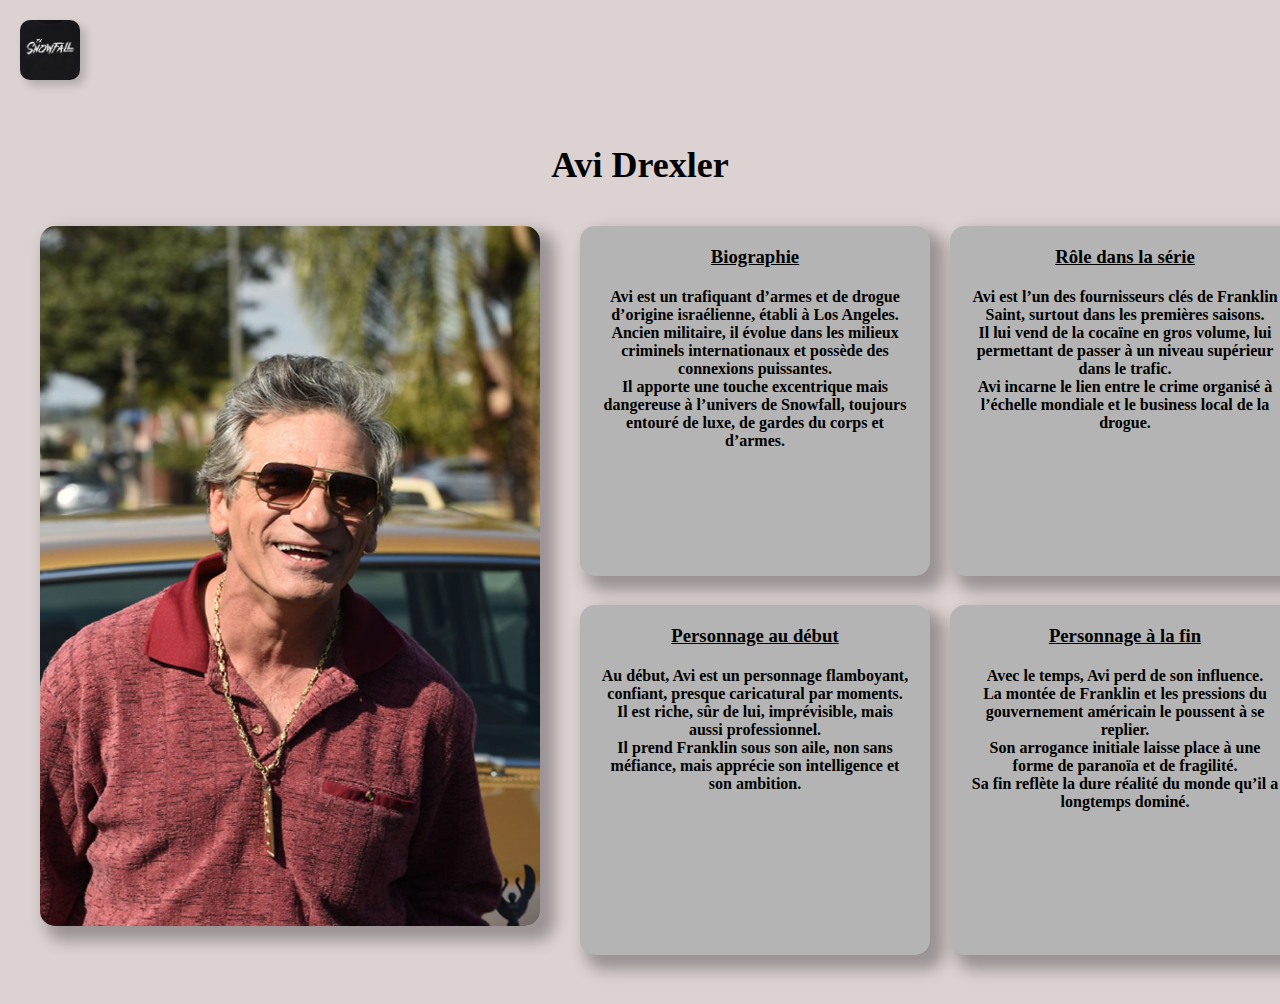
<file: Projet/avi.html>
<!DOCTYPE html>
<html lang="fr">
<head>
    <meta charset="UTF-8">
    <meta name="viewport" content="width=device-width, initial-scale=1.0">
    <link rel="stylesheet" href="avi.css">
    <meta name="viewport" content="width=device-width, initial-scale=1.0" />
    <title>Snowfall</title>
</head>
<body>
    <header>
        <a href="index.html" class="logo-link">
            <img src="Snowfall.webp" alt="Snowfall" class="logo">
        </a>
    </header>
    <div class="container">
        <h1>Avi Drexler</h1>
        <div class="content">
            <div class="left">
                <img src="Avi.jpg" alt="Avi">
            </div>
            <div class="right">
                <div class="box"><h3>Biographie</h3>
                    <p>
                        Avi est un trafiquant d’armes et de drogue d’origine israélienne, établi à Los Angeles.
                    </p>
                    <p>
                        Ancien militaire, il évolue dans les milieux criminels internationaux et possède des connexions puissantes.
                    </p>
                    <p>
                        Il apporte une touche excentrique mais dangereuse à l’univers de Snowfall, toujours entouré de luxe, de gardes du corps et d’armes.
                    </p>
                </div>
                <div class="box"><h3>Rôle dans la série</h3>
                    <p>
                        Avi est l’un des fournisseurs clés de Franklin Saint, surtout dans les premières saisons.
                    </p>
                    <p>
                        Il lui vend de la cocaïne en gros volume, lui permettant de passer à un niveau supérieur dans le trafic.
                    </p>
                    <p>
                        Avi incarne le lien entre le crime organisé à l’échelle mondiale et le business local de la drogue.
                    </p>
                </div>
                <div class="box"><h3>Personnage au début</h3>
                    <p>
                        Au début, Avi est un personnage flamboyant, confiant, presque caricatural par moments.
                    </p>
                    <p>
                        Il est riche, sûr de lui, imprévisible, mais aussi professionnel.
                    </p>
                    <p>
                        Il prend Franklin sous son aile, non sans méfiance, mais apprécie son intelligence et son ambition.
                    </p>
                </div>
                <div class="box"><h3>Personnage à la fin</h3>
                    <p>
                        Avec le temps, Avi perd de son influence.
                    </p>
                    <p>
                        La montée de Franklin et les pressions du gouvernement américain le poussent à se replier.
                    </p>
                    <p>
                        Son arrogance initiale laisse place à une forme de paranoïa et de fragilité.
                    </p>
                    <p>
                        Sa fin reflète la dure réalité du monde qu’il a longtemps dominé.
                    </p>
                </div>
            </div>
        </div>
    </div>
</body>
</html>
</file>
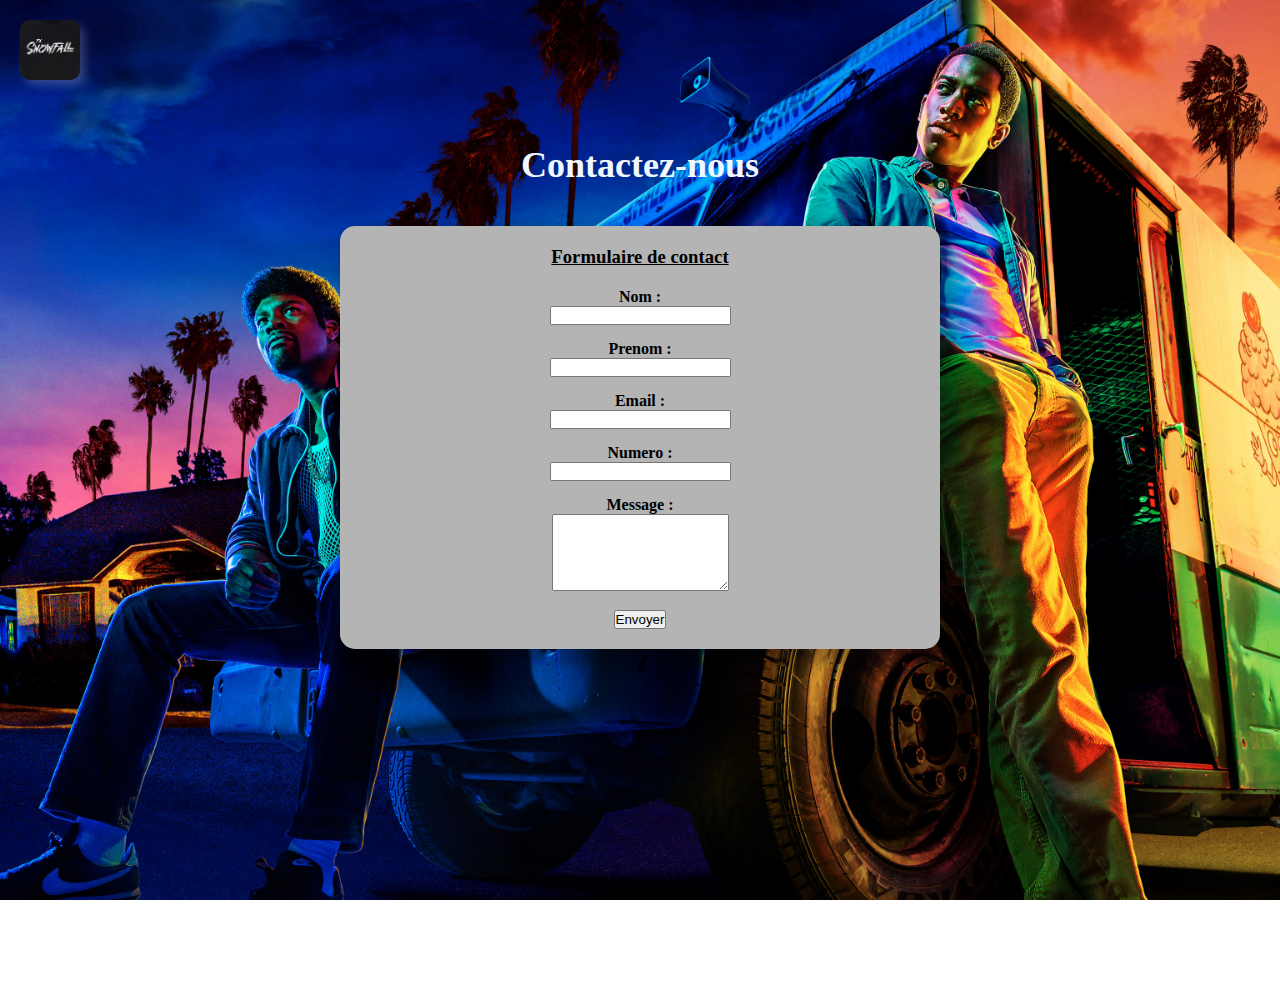
<file: Projet/Contact.html>
<!DOCTYPE html>
<html lang="fr">
<head>
    <meta charset="UTF-8">
    <meta name="viewport" content="width=device-width, initial-scale=1.0">
    <link rel="stylesheet" href="Contact.css">
    <title>Contact - Snowfall</title>
</head>
<body>
    <header>
        <a href="index.html" class="logo-link">
            <img src="Snowfall.webp" alt="Snowfall" class="logo">
        </a>
    </header>
    <div class="container">
        <h1>Contactez-nous</h1>
        <div class="content" style="justify-content: center;">
            <div class="right" style="max-width: 600px;">
                <div class="box">
                    <h3>Formulaire de contact</h3>
                    <form action="#" method="post" class="contact-form">
                        <div style="margin-bottom: 15px;">
                            <label for="name">Nom :</label><br>
                            <input type="text" id="name" name="name" required>
                        </div>
                        <div style="margin-bottom: 15px;">
                            <label for="name">Prenom :</label><br>
                            <input type="text" id="name" name="name" required>
                        </div>
                        <div style="margin-bottom: 15px;">
                            <label for="email">Email :</label><br>
                            <input type="email" id="email" name="email" required>
                        </div>
                        <div style="margin-bottom: 15px;">
                            <label for="numero">Numero :</label><br>
                            <input type="number" id="number" name="numero" required>
                        </div>
                        <div style="margin-bottom: 15px;">
                            <label for="message">Message :</label><br>
                            <textarea id="message" name="message" rows="5" required></textarea>
                        </div>
                        <button type="submit">Envoyer</button>
                    </form>
                </div>
            </div>
        </div>
    </div>
</body>
</html>
</file>
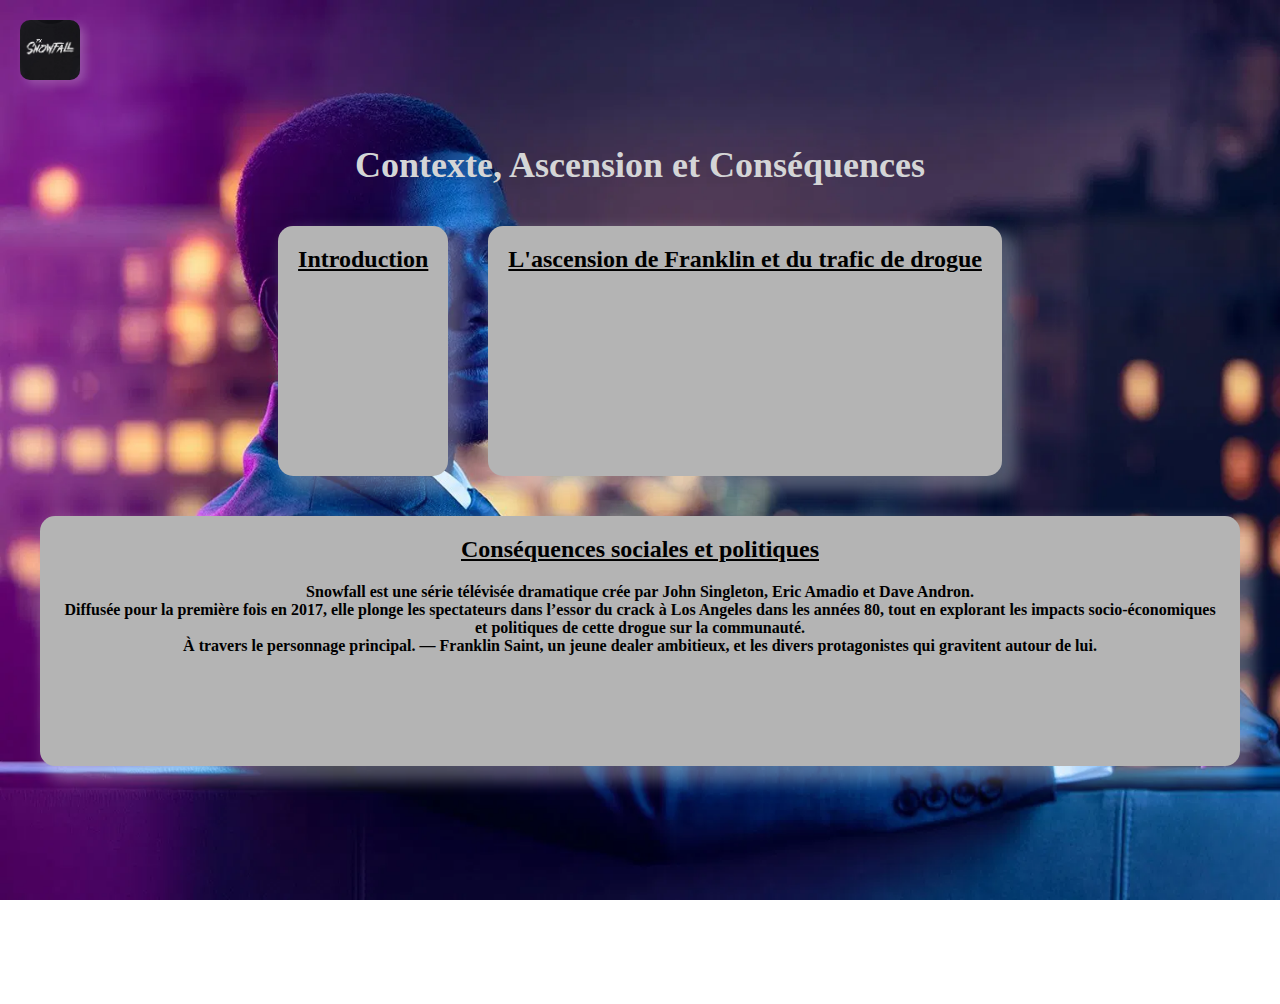
<file: Projet/Contexte.html>
<!DOCTYPE html>
<html lang="fr">
<head>
    <meta charset="UTF-8">
    <meta name="viewport" content="width=device-width, initial-scale=1.0">
    <link rel="stylesheet" href="Contexte.css">
    <meta name="viewport" content="width=device-width, initial-scale=1.0" />
    <title>Snowfall</title>
</head>
<body>
    <header>
        <a href="index.html" class="logo-link">
            <img src="Snowfall.webp" alt="Snowfall" class="logo">
        </a>
    </header>
    <div class="container">
        <h1>Contexte, Ascension et Conséquences</h1>
        <div class="content">
            <div class="box">
                <h2>Introduction</h2>
            </div>
            <div class="box">
                <h2>L'ascension de Franklin  et du trafic de drogue</h2>
            </div>
            <div class="box">
                <h2>Conséquences sociales et politiques</h2>
                <p>
                    Snowfall est une série télévisée dramatique crée par John Singleton,
                    Eric Amadio et Dave Andron.
                </p>
                <p>
                    Diffusée pour la première fois en 2017,
                    elle plonge les spectateurs dans l’essor
                    du crack à Los Angeles dans les années 80, tout en explorant les impacts socio-économiques et politiques de cette drogue sur la communauté.
                </p>
                <p>
                    À travers
                    le personnage principal.
                    — Franklin Saint, un jeune dealer ambitieux, et les divers protagonistes
                    qui gravitent autour de lui.
                </p>
            </div>

        </div>
    </div>
</body>
</html>
</file>
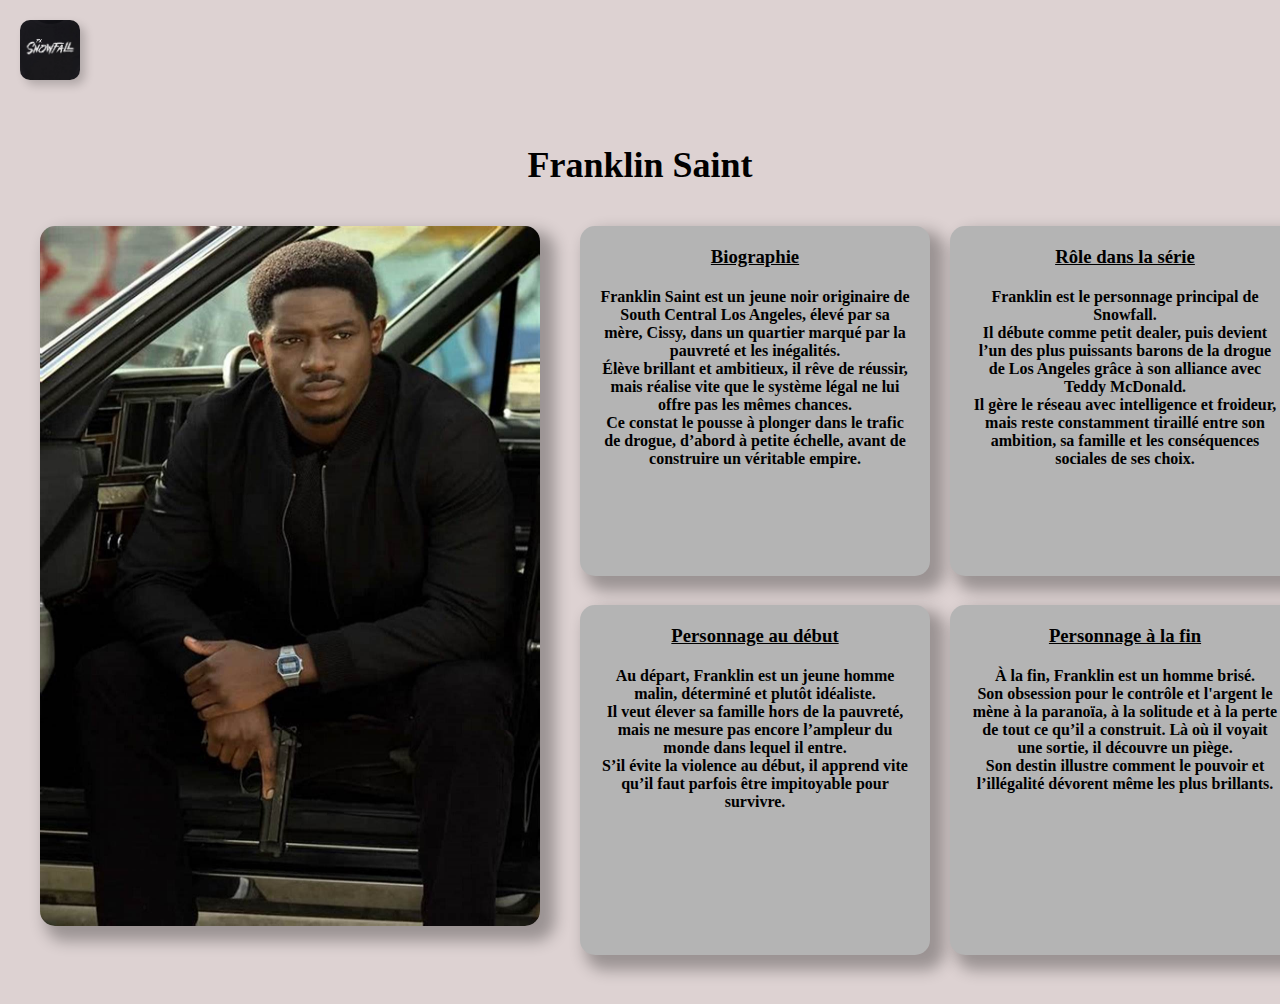
<file: Projet/franklin.html>
<!DOCTYPE html>
<html lang="fr">
<head>
    <meta charset="UTF-8">
    <meta name="viewport" content="width=device-width, initial-scale=1.0">
    <link rel="stylesheet" href="franklin.css">
    <meta name="viewport" content="width=device-width, initial-scale=1.0" />
    <title>Snowfall</title>
</head>
<body>
    <header>
        <a href="index.html" class="logo-link">
            <img src="Snowfall.webp" alt="Snowfall" class="logo">
        </a>
    </header>
    <div class="container">
        <h1>Franklin Saint</h1>
        <div class="content">
            <div class="left">
                <img src="franklin.jpg" alt="Franklin">
            </div>
            <div class="right">
                <div class="box"><h3>Biographie</h3>
                    <p>
                        Franklin Saint est un jeune noir originaire de South Central Los Angeles, élevé par sa mère, Cissy, dans un quartier marqué par la pauvreté et les inégalités.
                    </p>
                    <p>
                        Élève brillant et ambitieux, il rêve de réussir, mais réalise vite que le système légal ne lui offre pas les mêmes chances.
                    </p>
                    <p>
                        Ce constat le pousse à plonger dans le trafic de drogue, d’abord à petite échelle, avant de construire un véritable empire.
                    </p>
                </div>
                <div class="box"><h3>Rôle dans la série</h3>
                    <p>
                        Franklin est le personnage principal de Snowfall.
                    </p>
                    <p>
                        Il débute comme petit dealer, puis devient l’un des plus puissants barons de la drogue de Los Angeles grâce à son alliance avec Teddy McDonald.
                    </p>
                    <p>
                        Il gère le réseau avec intelligence et froideur, mais reste constamment tiraillé entre son ambition, sa famille et les conséquences sociales de ses choix.
                    </p>
                </div>
                <div class="box"><h3>Personnage au début</h3>
                    <p>
                        Au départ, Franklin est un jeune homme malin, déterminé et plutôt idéaliste.
                    </p>
                    <p>
                        Il veut élever sa famille hors de la pauvreté, mais ne mesure pas encore l’ampleur du monde dans lequel il entre.
                    </p>
                    <p>
                        S’il évite la violence au début, il apprend vite qu’il faut parfois être impitoyable pour survivre.
                    </p>
                </div>
                <div class="box"><h3>Personnage à la fin</h3>
                    <p>
                        À la fin, Franklin est un homme brisé. 
                    </p>
                    <p>
                        Son obsession pour le contrôle et l'argent le mène à la paranoïa, à la solitude et à la perte de tout ce qu’il a construit. Là où il voyait une sortie, il découvre un piège.
                    </p>
                    <p>
                        Son destin illustre comment le pouvoir et l’illégalité dévorent même les plus brillants.
                    </p>
                </div>
            </div>
        </div>
    </div>
</body>
</html>
</file>
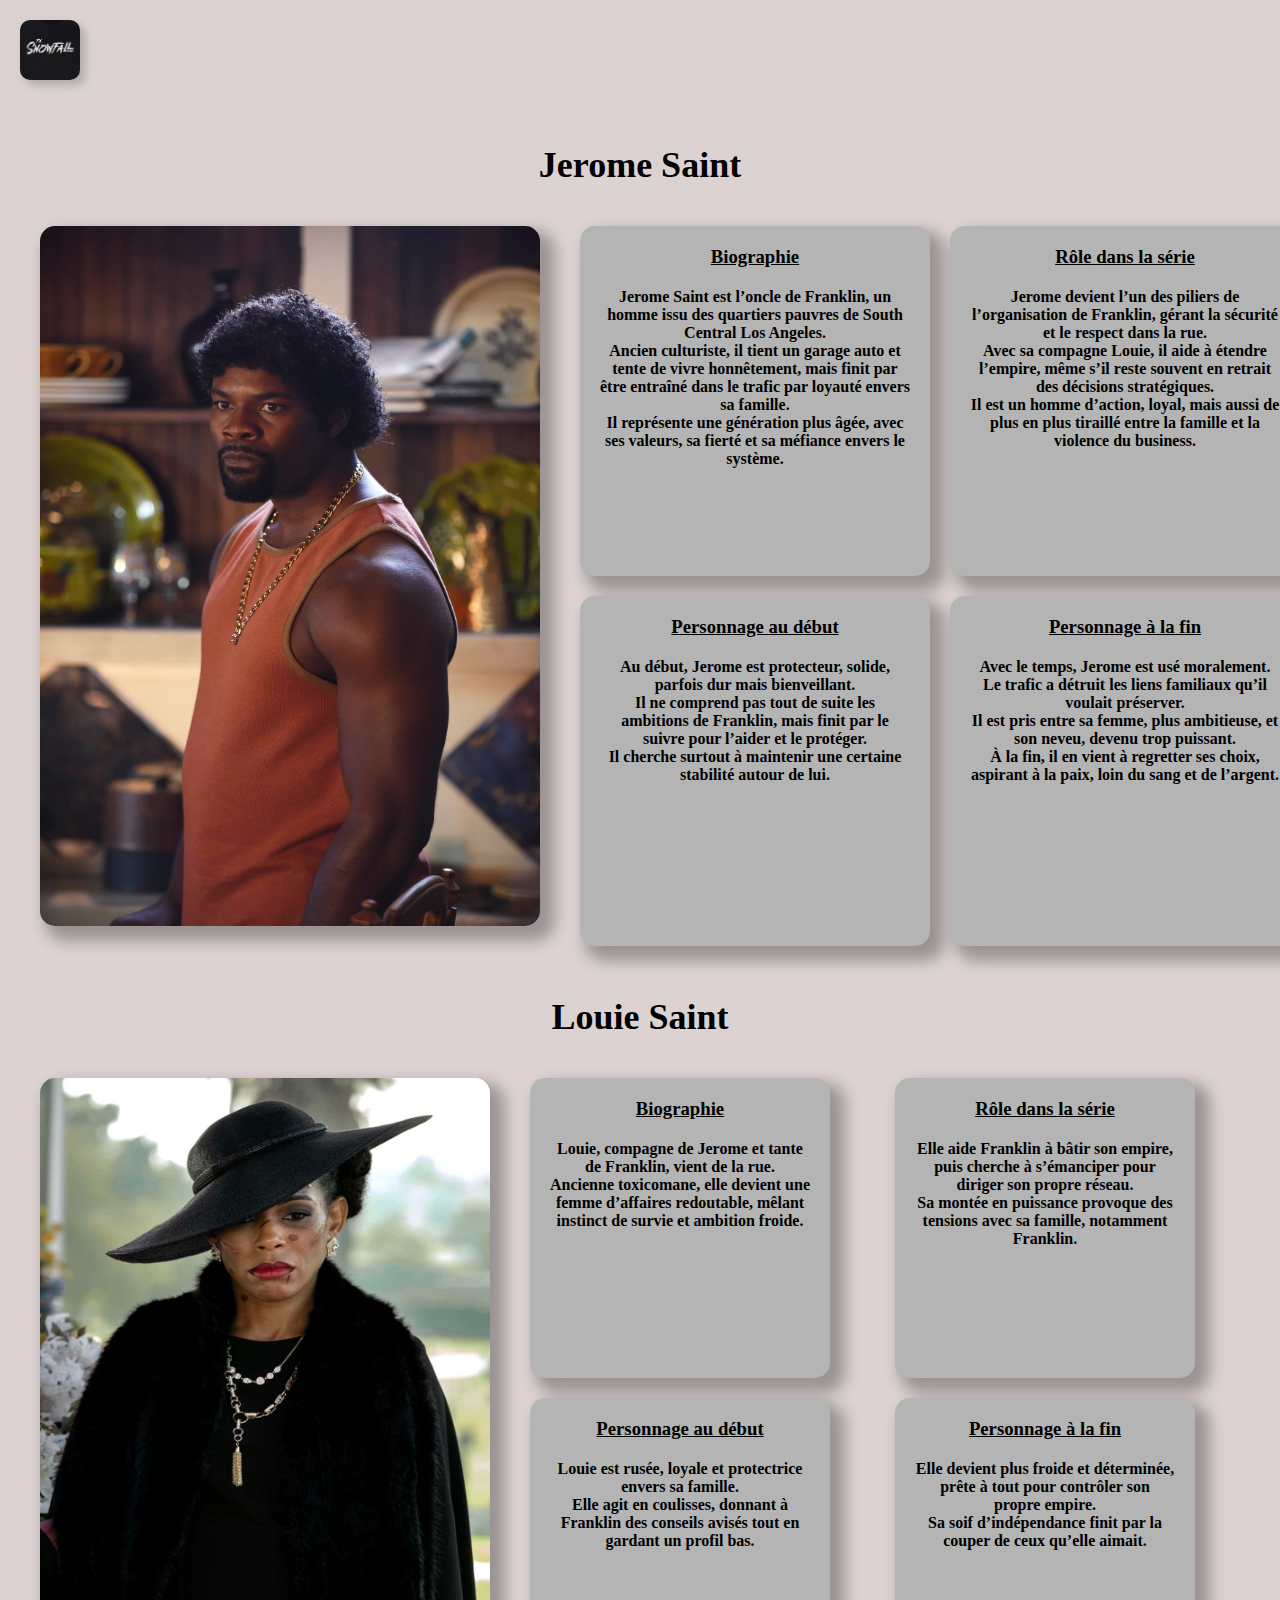
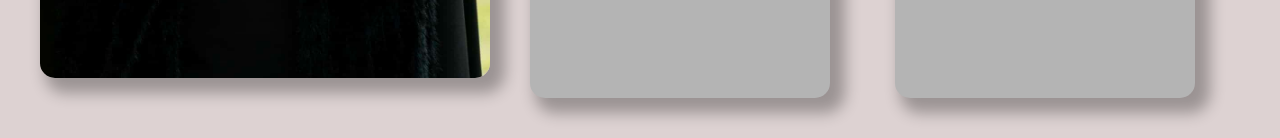
<file: Projet/jerome.html>
<!DOCTYPE html>
<html lang="fr">
<head>
    <meta charset="UTF-8">
    <meta name="viewport" content="width=device-width, initial-scale=1.0">
    <link rel="stylesheet" href="jerome.css">
    <meta name="viewport" content="width=device-width, initial-scale=1.0" />
    <title>Snowfall</title>
</head>
<body>
    <header>
        <a href="index.html" class="logo-link">
            <img src="Snowfall.webp" alt="Snowfall" class="logo">
        </a>
    </header>
    <div class="container">
        <h1>Jerome Saint</h1>
        <div class="content">
            <div class="left">
                <img src="Jerome.jpg" alt="Jerome">
            </div>
            <div class="right">
                <div class="box"><h3>Biographie</h3>
                    <p>
                        Jerome Saint est l’oncle de Franklin, un homme issu des quartiers pauvres de South Central Los Angeles.
                    </p>
                    <p>
                        Ancien culturiste, il tient un garage auto et tente de vivre honnêtement, mais finit par être entraîné dans le trafic par loyauté envers sa famille.
                    </p>
                    <p>
                        Il représente une génération plus âgée, avec ses valeurs, sa fierté et sa méfiance envers le système.
                    </p>
                </div>
                <div class="box"><h3>Rôle dans la série</h3>
                    <p>
                        Jerome devient l’un des piliers de l’organisation de Franklin, gérant la sécurité et le respect dans la rue.
                    </p>
                    <p>
                        Avec sa compagne Louie, il aide à étendre l’empire, même s’il reste souvent en retrait des décisions stratégiques.
                    </p>
                    <p>
                        Il est un homme d’action, loyal, mais aussi de plus en plus tiraillé entre la famille et la violence du business.
                    </p>
                </div>
                <div class="box"><h3>Personnage au début</h3>
                    <p>
                        Au début, Jerome est protecteur, solide, parfois dur mais bienveillant.
                    </p>
                    <p>
                        Il ne comprend pas tout de suite les ambitions de Franklin, mais finit par le suivre pour l’aider et le protéger.
                    </p>
                    <p>
                        Il cherche surtout à maintenir une certaine stabilité autour de lui.
                    </p>
                </div>
                <div class="box"><h3>Personnage à la fin</h3>
                    <p>
                        Avec le temps, Jerome est usé moralement.
                    </p>
                    <p>
                        Le trafic a détruit les liens familiaux qu’il voulait préserver.
                    </p>
                    <p>
                        Il est pris entre sa femme, plus ambitieuse, et son neveu, devenu trop puissant.
                    </p>
                    <p>
                        À la fin, il en vient à regretter ses choix, aspirant à la paix, loin du sang et de l’argent.
                    </p>
                </div>
            </div>
        </div>

        <div class="separator"></div>

        <h1>Louie Saint</h1>
        <div class="content">
            <div class="left1">
                <img src="Louie.jpg" alt="Louie">
            </div>
            <div class="right">
                <div class="box1"><h3>Biographie</h3>
                    <p>
                        Louie, compagne de Jerome et tante de Franklin, vient de la rue.
                    </p>
                    <p>
                        Ancienne toxicomane, elle devient une femme d’affaires redoutable, mêlant instinct de survie et ambition froide.
                    </p>
                </div>
                <div class="box1"><h3>Rôle dans la série</h3>
                    <p>
                        Elle aide Franklin à bâtir son empire, puis cherche à s’émanciper pour diriger son propre réseau.
                    </p>
                    <p>
                        Sa montée en puissance provoque des tensions avec sa famille, notamment Franklin.
                    </p>
                </div>
                <div class="box1"><h3>Personnage au début</h3>
                    <p>
                        Louie est rusée, loyale et protectrice envers sa famille.
                    </p>
                    <p>
                        Elle agit en coulisses, donnant à Franklin des conseils avisés tout en gardant un profil bas.
                    </p>
                </div>
                <div class="box1"><h3>Personnage à la fin</h3>
                    <p>
                        Elle devient plus froide et déterminée, prête à tout pour contrôler son propre empire.
                    </p>
                    <p>
                        Sa soif d’indépendance finit par la couper de ceux qu’elle aimait.
                    </p>
                </div>
            </div>
        </div>
    </div>
</body>
</html>
</file>
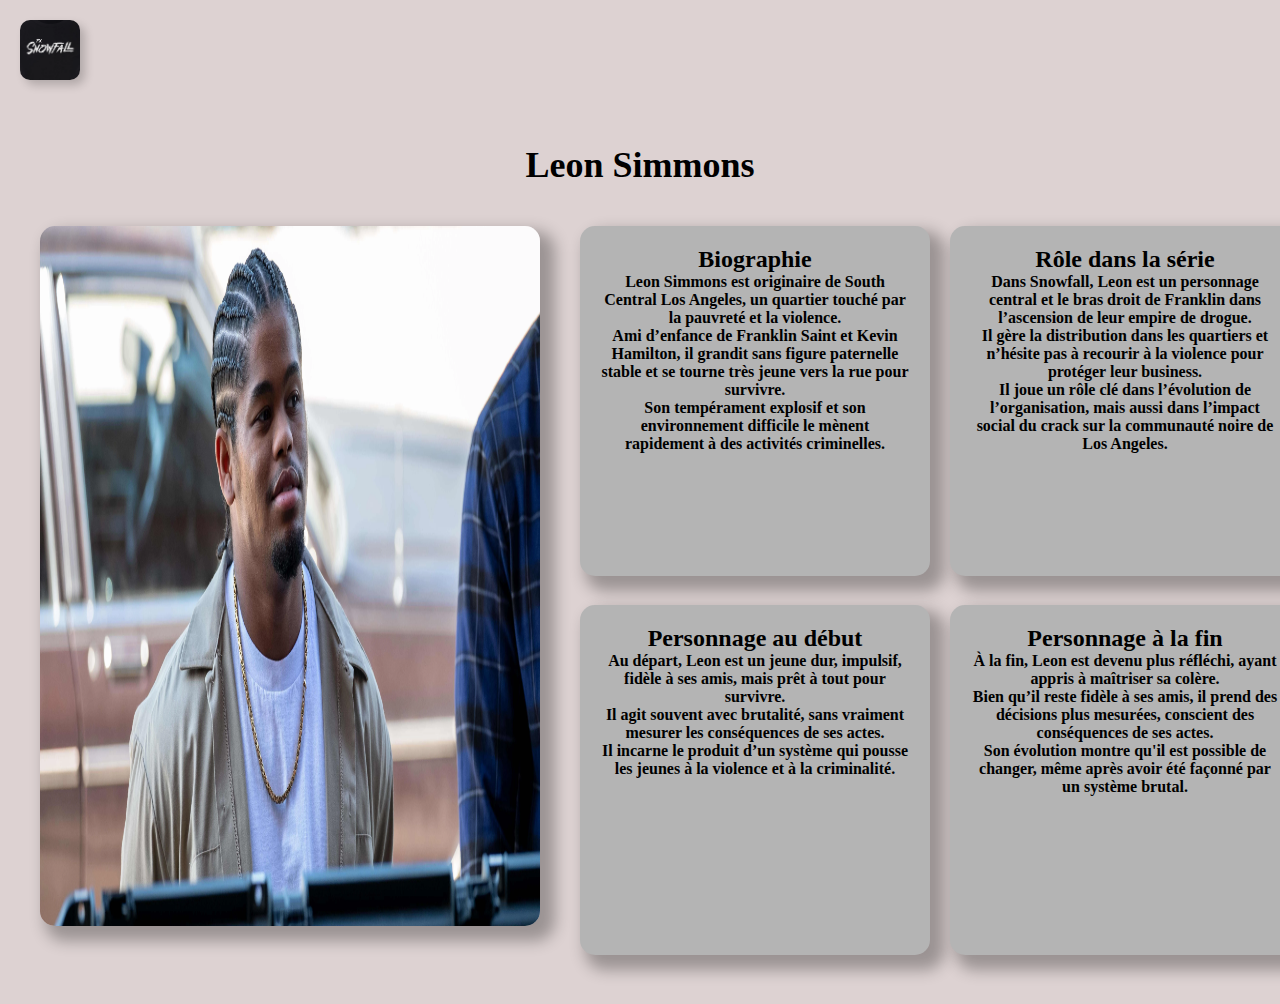
<file: Projet/leon.html>
<!DOCTYPE html>
<html lang="fr">
  <head>
    <meta charset="UTF-8" />
    <meta name="viewport" content="width=device-width, initial-scale=1.0" />
    <link rel="stylesheet" href="leon.css" />
    <meta name="viewport" content="width=device-width, initial-scale=1.0" />
    <title>Snowfall</title>
  </head>
  <body>
    <header>
      <a href="index.html" class="logo-link">
        <img src="Snowfall.webp" alt="Snowfall" class="logo">
    </a>
    </header>
    <div class="container">
      <h1>Leon Simmons</h1>
      <div class="content">
        <div class="left">
          <img src="Leon_simmons.webp" alt="Leon" />
        </div>
        <div class="right">
          <div class="box">
            <h2>Biographie</h2>
            <p>
              Leon Simmons est originaire de South Central Los Angeles, un
              quartier touché par la pauvreté et la violence.
            </p>
            <p>
              Ami d’enfance de Franklin Saint et Kevin Hamilton, il grandit sans
              figure paternelle stable et se tourne très jeune vers la rue pour
              survivre.
            </p>
            <p>
              Son tempérament explosif et son environnement difficile le mènent
              rapidement à des activités criminelles.
            </p>
          </div>
          <div class="box">
            <h2>Rôle dans la série</h2>
            <p>
              Dans Snowfall, Leon est un personnage central et le bras droit de
              Franklin dans l’ascension de leur empire de drogue.
            </p>
            <p>
              Il gère la distribution dans les quartiers et n’hésite pas à
              recourir à la violence pour protéger leur business.
            </p>
            <p>
              Il joue un rôle clé dans l’évolution de l’organisation, mais aussi
              dans l’impact social du crack sur la communauté noire de Los
              Angeles.
            </p>
          </div>
          <div class="box">
            <h2>Personnage au début</h2>
            <p>
              Au départ, Leon est un jeune dur, impulsif, fidèle à ses amis,
              mais prêt à tout pour survivre.
            </p>
            <p>
              Il agit souvent avec brutalité, sans vraiment mesurer les
              conséquences de ses actes.
            </p>
            <p>
              Il incarne le produit d’un système qui pousse les jeunes à la
              violence et à la criminalité.
            </p>
          </div>
          <div class="box">
            <h2>Personnage à la fin</h2>
            <p>
              À la fin, Leon est devenu plus réfléchi, ayant appris à maîtriser
              sa colère.
            </p>
            <p>
              Bien qu’il reste fidèle à ses amis, il prend des décisions plus
              mesurées, conscient des conséquences de ses actes.
            </p>
            <p>
              Son évolution montre qu'il est possible de changer, même après
              avoir été façonné par un système brutal.
            </p>
          </div>
        </div>
      </div>
    </div>
  </body>
</html>
</file>
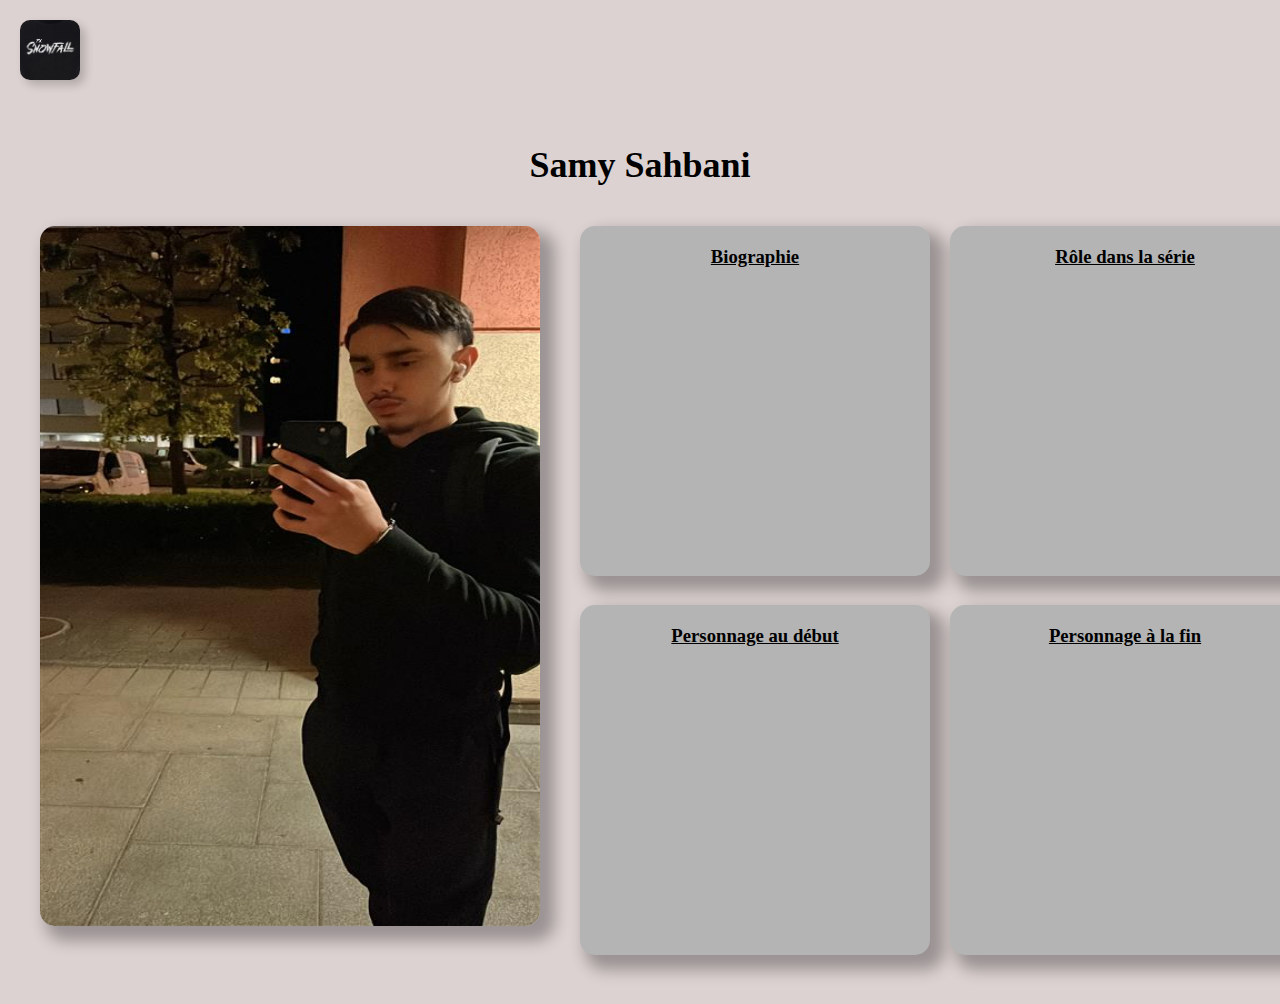
<file: Projet/Moi.html>
<!DOCTYPE html>
<html lang="fr">
  <head>
    <meta charset="UTF-8" />
    <meta name="viewport" content="width=device-width, initial-scale=1.0" />
    <link rel="stylesheet" href="Moi.css" />
    <meta name="viewport" content="width=device-width, initial-scale=1.0" />
    <title>Snowfall</title>
  </head>
  <body>
    <header>
      <a href="index.html" class="logo-link">
        <img src="Snowfall.webp" alt="Snowfall" class="logo">
    </a>
    </header>
    <div class="container">
      <h1>Samy Sahbani</h1>
      <div class="content">
        <div class="left">
          <img src="Samy.jpg" alt="Leon" />
        </div>
        <div class="right">
          <div class="box">
            <h3>Biographie</h3>
          </div>
          <div class="box">
            <h3>Rôle dans la série</h3>
          </div>
          <div class="box">
            <h3>Personnage au début</h3>
          </div>
          <div class="box">
            <h3>Personnage à la fin</h3>
          </div>
        </div>
      </div>
    </div>
  </body>
</html>
</file>
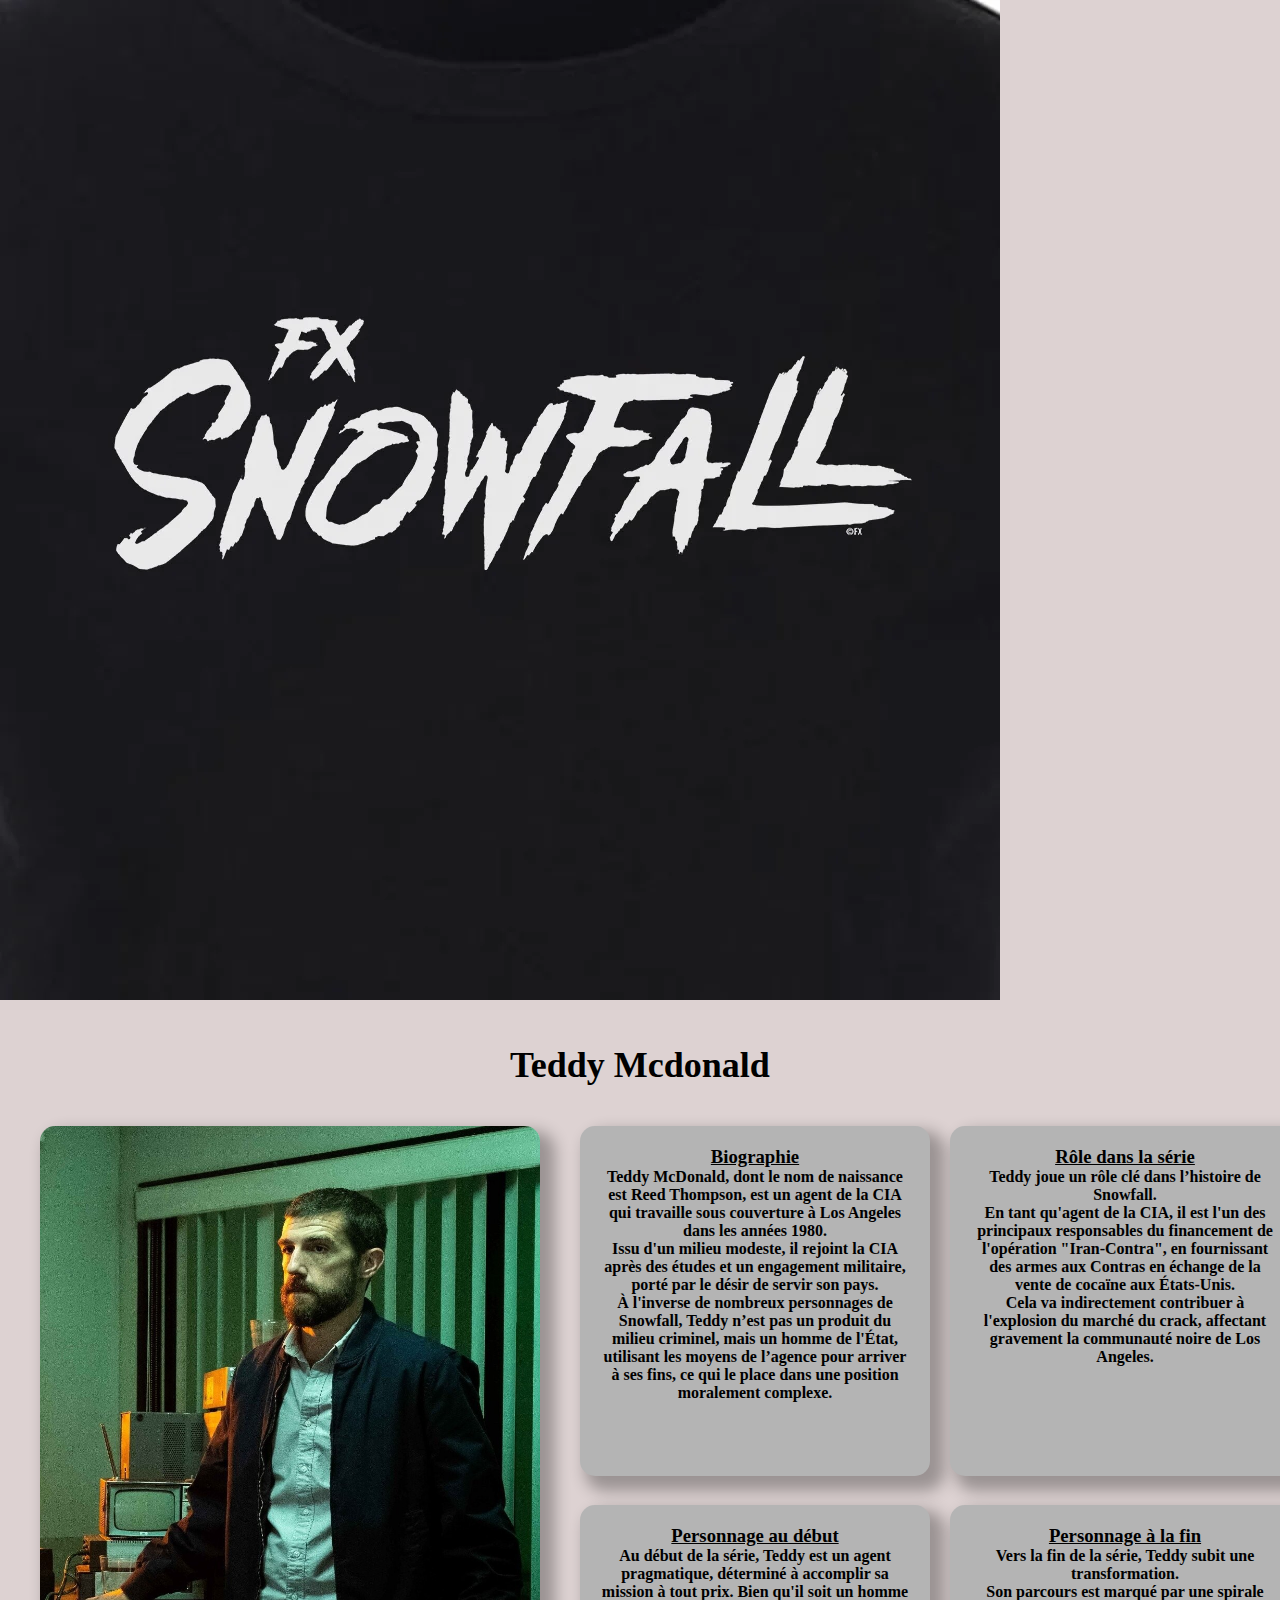
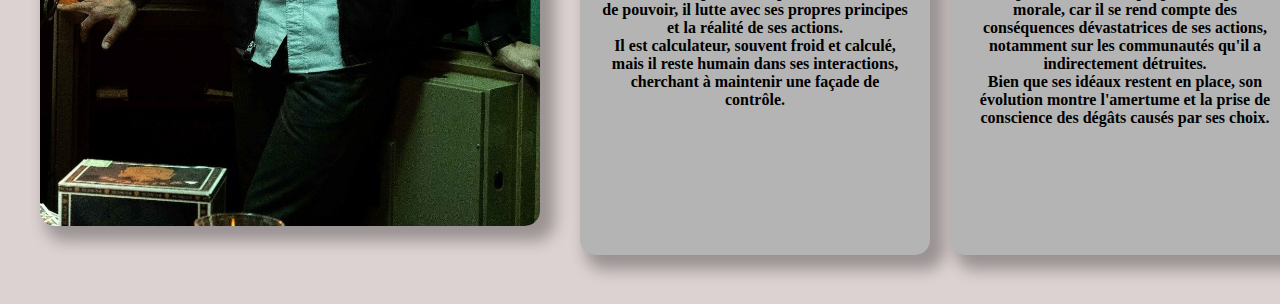
<file: Projet/teddy.html>
<!DOCTYPE html>
<html lang="fr">
<head>
    <meta charset="UTF-8">
    <meta name="viewport" content="width=device-width, initial-scale=1.0">
    <link rel="stylesheet" href="teddy.css">
    <meta name="viewport" content="width=device-width, initial-scale=1.0" />
    <title>Snowfall</title>
</head>
<body>
    <header>
        <a href="index.html" class="logo-link">
          <img src="Snowfall.webp" alt="Snowfall" class="logo">
      </a>
      </header>
    <div class="container">
        <h1>Teddy Mcdonald</h1>
        <div class="content">
            <div class="left">
                <img src="teddy.jpg" alt="Teddy">
            </div>
            <div class="right">
                <div class="box"><h3>Biographie</h3>
                    <p>
                        Teddy McDonald, dont le nom de naissance est Reed Thompson, est un agent de la CIA qui travaille sous couverture à Los Angeles dans les années 1980.
                    </p>
                    <p>
                        Issu d'un milieu modeste, il rejoint la CIA après des études et un engagement militaire, porté par le désir de servir son pays.
                    </p>
                    <p>
                        À l'inverse de nombreux personnages de Snowfall, Teddy n’est pas un produit du milieu criminel, mais un homme de l'État, utilisant les moyens de l’agence pour arriver à ses fins, ce qui le place dans une position moralement complexe.
                    </p>
                </div>
                <div class="box"><h3>Rôle dans la série</h3>
                    <p>
                        Teddy joue un rôle clé dans l’histoire de Snowfall.
                    </p>
                    <p>
                        En tant qu'agent de la CIA, il est l'un des principaux responsables du financement de l'opération "Iran-Contra", en fournissant des armes aux Contras en échange de la vente de cocaïne aux États-Unis.
                    </p>
                    <p>
                        Cela va indirectement contribuer à l'explosion du marché du crack, affectant gravement la communauté noire de Los Angeles.
                    </p>
                </div>
                <div class="box"><h3>Personnage au début</h3>
                    <p>
                        Au début de la série, Teddy est un agent pragmatique, déterminé à accomplir sa mission à tout prix. Bien qu'il soit un homme de pouvoir, il lutte avec ses propres principes et la réalité de ses actions.
                    </p>
                    <p>
                        Il est calculateur, souvent froid et calculé, mais il reste humain dans ses interactions, cherchant à maintenir une façade de contrôle.
                    </p>
                </div>
                <div class="box"><h3>Personnage à la fin</h3>
                    <p>
                        Vers la fin de la série, Teddy subit une transformation.
                    </p>
                    <p>
                        Son parcours est marqué par une spirale morale, car il se rend compte des conséquences dévastatrices de ses actions, notamment sur les communautés qu'il a indirectement détruites.
                    </p>
                    <p>
                        Bien que ses idéaux restent en place, son évolution montre l'amertume et la prise de conscience des dégâts causés par ses choix.
                    </p>
                </div>
            </div>
        </div>
    </div>
</body>
</html>
</file>
<file: Projet/avi.css>
* {
    margin: 0;
    padding: 0;
    box-sizing: border-box;
   }

   html, body {
    height: 100%;
    width: 100%;
    font-family: 'Georgia', serif;
    background-color: #ddd2d2;
   }

   header {
     width: 100%;
     padding: 20px;
     display: flex;
     justify-content: flex-start;
     background-color: transparent;
 }
 
 .logo-link {
     text-decoration: none;
 }
 
 .logo {
     height: 60px;
     width: auto;
     transition: transform 0.3s ease;
     border-radius: 10px;
     box-shadow: 5px 5px 10px rgba(0, 0, 0, 0.2);
 }
 
 .logo:hover {
     transform: scale(1.05);
 }

   .container {
    min-height: 100vh;
    width: 100%;
    padding: 40px;
    display: flex;
    flex-direction: column;
    align-items: center;
   }

   h1 {
    text-align: center;
    margin-bottom: 40px;
    font-size: 36px;
   }

   .content {
    display: flex;
    flex-grow: 1;
    gap: 40px;
    width: 100%;
    max-width: 1200px;
   }

   .left {
    flex: 1;
    display: flex;
    justify-content: center;
    align-items: flex-start;
   }

   .left img {
    transition: transform .6s;
    height: 700px;
    width: 600px;
    max-width: 500px;
    border-radius: 15px;
    object-fit: cover, contain;
    justify-content: center;
    align-items: center;
    box-shadow: 10px 10px 15px 5px rgba(0, 0, 0, 0.3);
   }

   .left :hover{
    transform: scale(1.02)
    }

   .right {
    transition: transform .6s;
    flex: 2;
    display: grid;
    grid-template-columns: 1fr 1fr;
    grid-template-rows: auto auto;
    gap: 20px;
   }

   .right :hover{
        transform: scale(1.02)
   }

   h3 {
    text-decoration: underline;
    margin-bottom: 20px;
   }

   .box {
    transition: transform .6s;
    background-color: #b4b4b4;
    padding: 20px;
    border-radius: 15px;
    font-weight: bold;
    text-align: center;
    height: 350px;
    width: 350px;
    overflow: auto;
    box-shadow: 10px 10px 15px 5px rgba(0, 0, 0, 0.3);
   }
</file>
<file: Projet/Contact.css>
* {
    margin: 0;
    padding: 0;
    box-sizing: border-box;
}

html, body {
    height: 100%;
    width: 100%;
    font-family: 'Georgia', serif;
    background-image: url(snowfall-tv-series-4k-99.jpg) ;
    background-attachment: fixed;
    background-size: cover;
}

/* HEADER */
header {
    width: 100%;
    padding: 20px;
    display: flex;
    justify-content: flex-start;
    background-color: transparent;
}

.logo-link {
    text-decoration: none;
}

.logo {
    height: 60px;
    width: auto;
    transition: transform 0.3s ease;
    border-radius: 10px;
    box-shadow: 5px 5px 10px rgba(255, 255, 255, 0.2);
}

.logo:hover {
    transform: scale(1.05);
}

/* CONTAINER PRINCIPAL */
.container {
    min-height: 100vh;
    width: 100%;
    padding: 40px 20px;
    display: flex;
    flex-direction: column;
    align-items: center;
}

/* TITRE PRINCIPAL */
h1 {
    text-align: center;
    margin-bottom: 40px;
    font-size: 36px;
    color: aliceblue;
}

/* CONTENU FLEXIBLE */
.content {
    display: flex;
    flex-direction: row;
    gap: 40px;
    width: 100%;
    max-width: 1200px;
    flex-wrap: wrap;
    justify-content: center;
}

/* COLONNE GAUCHE */
.left {
    flex: 1 1 300px;
    display: flex;
    justify-content: center;
}

.left img {
    transition: transform .6s;
    width: 100%;
    max-width: 500px;
    border-radius: 15px;
    object-fit: cover;
    box-shadow: 10px 10px 15px 5px rgba(0, 0, 0, 0.3);
}

.left img:hover {
    transform: scale(1.02);
}

/* COLONNE DROITE */
.right {
    flex: 2 1 500px;
    display: grid;
    grid-template-columns: repeat(auto-fit, minmax(280px, 1fr));
    gap: 20px;
    width: 100%;
}

h3 {
    text-decoration: underline;
    margin-bottom: 20px;
}

/* BLOC DE TEXTE */
.box {
    transition: transform .6s;
    background-color: #b4b4b4;
    padding: 20px;
    border-radius: 15px;
    font-weight: bold;
    text-align: center;
    min-height: 250px;
    overflow: auto;
    box-shadow: 10px 10px 15px 5px rgba(0, 0, 0, 0.3);
}

.box:hover {
    transform: scale(1.02);
}

/* RESPONSIVE DESIGN */
@media (max-width: 768px) {
    h1 {
        font-size: 28px;
    }

    .container {
        padding: 20px 10px;
    }

    .left img {
        max-height: 400px;
    }

    .box {
        font-size: 0.95rem;
    }
}
</file>
<file: Projet/Contexte.css>
* {
    margin: 0;
    padding: 0;
    box-sizing: border-box;
}

html, body {
    height: 100%;
    width: 100%;
    font-family: 'Georgia', serif;
    background-image: url(background.webp) ;
    background-attachment: fixed;
    background-size: cover;
}

/* HEADER */
header {
    width: 100%;
    padding: 20px;
    display: flex;
    justify-content: flex-start;
    background-color: transparent;
}

.logo-link {
    text-decoration: none;
}

.logo {
    height: 60px;
    width: auto;
    transition: transform 0.3s ease;
    border-radius: 10px;
    box-shadow: 5px 5px 10px rgba(255, 255, 255, 0.2);
}

.logo:hover {
    transform: scale(1.05);
}

/* CONTAINER PRINCIPAL */
.container {
    min-height: 100vh;
    width: 100%;
    padding: 40px 20px;
    display: flex;
    flex-direction: column;
    align-items: center;
}

/* TITRE PRINCIPAL */
h1 {
    text-align: center;
    margin-bottom: 40px;
    font-size: 36px;
    color: rgb(212, 213, 214);
}

/* CONTENU FLEXIBLE */
.content {
    display: flex;
    flex-direction: row;
    gap: 40px;
    width: 100%;
    max-width: 1200px;
    flex-wrap: wrap;
    justify-content: center;
}

/* COLONNE GAUCHE */
.left {
    flex: 1 1 300px;
    display: flex;
    justify-content: center;
}

.left img {
    transition: transform .6s;
    width: 100%;
    max-width: 500px;
    border-radius: 15px;
    object-fit: cover;
    box-shadow: 10px 10px 15px 5px rgba(255, 255, 255, 0.3);
}

.left img:hover {
    transform: scale(1.02);
}

/* COLONNE DROITE */
.right {
    flex: 2 1 500px;
    display: grid;
    grid-template-columns: repeat(auto-fit, minmax(280px, 1fr));
    gap: 20px;
    width: 100%;
}

h2 {
    text-decoration: underline;
    margin-bottom: 20px;
}

/* BLOC DE TEXTE */
.box {
    transition: transform .6s;
    background-color: #b4b4b4;
    padding: 20px;
    border-radius: 15px;
    font-weight: bold;
    text-align: center;
    min-height: 250px;
    overflow: auto;
    box-shadow: 10px 10px 15px 5px rgba(255, 255, 255, 0.3);
}

.box:hover {
    transform: scale(1.02);
}

/* RESPONSIVE DESIGN */
@media (max-width: 768px) {
    h1 {
        font-size: 28px;
    }

    .container {
        padding: 20px 10px;
    }

    .left img {
        max-height: 400px;
    }

    .box {
        font-size: 0.95rem;
    }
}
</file>
<file: Projet/franklin.css>
* {
    margin: 0;
    padding: 0;
    box-sizing: border-box;
   }

   html, body {
    height: 100%;
    width: 100%;
    font-family: 'Georgia', serif;
    background-color: #ddd2d2;
   }

   header {
     width: 100%;
     padding: 20px;
     display: flex;
     justify-content: flex-start;
     background-color: transparent;
 }
 
 .logo-link {
     text-decoration: none;
 }
 
 .logo {
     height: 60px;
     width: auto;
     transition: transform 0.3s ease;
     border-radius: 10px;
     box-shadow: 5px 5px 10px rgba(0, 0, 0, 0.2);
 }
 
 .logo:hover {
     transform: scale(1.05);
 }

   .container {
    min-height: 100vh;
    width: 100%;
    padding: 40px;
    display: flex;
    flex-direction: column;
    align-items: center;
   }

   h1 {
    text-align: center;
    margin-bottom: 40px;
    font-size: 36px;
   }

   .content {
    display: flex;
    flex-grow: 1;
    gap: 40px;
    width: 100%;
    max-width: 1200px;
   }

   .left {
    flex: 1;
    display: flex;
    justify-content: center;
    align-items: flex-start;
   }

   .left img {
    transition: transform .6s;
    height: 700px;
    width: 600px;
    max-width: 500px;
    border-radius: 15px;
    object-fit: cover, contain;
    justify-content: center;
    align-items: center;
    box-shadow: 10px 10px 15px 5px rgba(0, 0, 0, 0.3);
   }

   .left :hover{
    transform: scale(1.02)
    }

   .right {
    transition: transform .6s;
    flex: 2;
    display: grid;
    grid-template-columns: 1fr 1fr;
    grid-template-rows: auto auto;
    gap: 20px;
   }

   .right :hover{
        transform: scale(1.02)
   }

   h3 {
    text-decoration: underline;
    margin-bottom: 20px;
   }

   .box {
    transition: transform .6s;
    background-color: #b4b4b4;
    padding: 20px;
    border-radius: 15px;
    font-weight: bold;
    text-align: center;
    height: 350px;
    width: 350px;
    overflow: auto;
    box-shadow: 10px 10px 15px 5px rgba(0, 0, 0, 0.3);
   }
</file>
<file: Projet/jerome.css>
* {
    margin: 0;
    padding: 0;
    box-sizing: border-box;
   }
   html, body {
    height: 100%;
    width: 100%;
    font-family: 'Georgia', serif;
    background-color: #ddd2d2;
   }

header {
     width: 100%;
     padding: 20px;
     display: flex;
     justify-content: flex-start;
     background-color: transparent;
 }
 
 .logo-link {
     text-decoration: none;
 }
 
 .logo {
     height: 60px;
     width: auto;
     transition: transform 0.3s ease;
     border-radius: 10px;
     box-shadow: 5px 5px 10px rgba(0, 0, 0, 0.2);
 }
 
 .logo:hover {
     transform: scale(1.05);
 }
 
   .container {
    min-height: 100vh;
    width: 100%;
    padding: 40px;
    display: flex;
    flex-direction: column;
    align-items: center;
   }
   h1 {
    text-align: center;
    margin-bottom: 40px;
    font-size: 36px;
   }
   .content {
    display: flex;
    flex-grow: 1;
    gap: 40px;
    width: 100%;
    max-width: 1200px;
   }
   .left {
    flex: 1;
    display: flex;
    justify-content: center;
    align-items: flex-start;
   }

   .left img {
    transition: transform .6s;
    height: 700px;
    width: 600px;
    max-width: 500px;
    border-radius: 15px;
    object-fit: cover, contain;
    justify-content: center;
    align-items: center;
    box-shadow: 10px 10px 15px 5px rgba(0, 0, 0, 0.3);
   }

   .left :hover{
        transform: scale(1.02)
   }

   .left1 {
    flex: 1;
    display: flex;
    justify-content: center;
    align-items: flex-start;
   }

   .left1 img {
    transition: transform .6s;
    height: 600px;
    width: 450px;
    max-width: 500px;
    border-radius: 15px;
    object-fit: cover, contain;
    justify-content: center;
    align-items: center;
    box-shadow: 10px 10px 15px 5px rgba(0, 0, 0, 0.3);
   }

   .left1 :hover{
    transform: scale(1.02)
    }

   .right {
    transition: transform .6s;
    flex: 2;
    display: grid;
    grid-template-columns: 1fr 1fr;
    grid-template-rows: auto auto;
    gap: 20px;
   }

   .right :hover{
        transform: scale(1.02)
   }

   h3 {
    text-decoration: underline;
    margin-bottom: 20px;
   }

   .box {
    transition: transform .6s;
    background-color: #b4b4b4;
    padding: 20px;
    border-radius: 15px;
    font-weight: bold;
    text-align: center;
    height: 350px;
    width: 350px;
    overflow: auto;
    box-shadow: 10px 10px 15px 5px rgba(0, 0, 0, 0.3);
   }

   .box1 {
    transition: transform .6s;
    background-color: #b4b4b4;
    padding: 20px;
    border-radius: 15px;
    font-weight: bold;
    text-align: center;
    height: 300px;
    width: 300px;
    overflow: auto;
    box-shadow: 10px 10px 15px 5px rgba(0, 0, 0, 0.3);
   }

   .separator {
    width: 100%;
    height: 50px;
    background-color: transparent;
}
</file>
<file: Projet/leon.css>
* {
    margin: 0;
    padding: 0;
    box-sizing: border-box;
   }

   html, body {
    height: 100%;
    width: 100%;
    font-family: 'Georgia', serif;
    background-color: #ddd2d2;
   }

   header {
     width: 100%;
     padding: 20px;
     display: flex;
     justify-content: flex-start;
     background-color: transparent;
     }
 
     .logo-link {
     text-decoration: none;
     }
 
     .logo {
     height: 60px;
     width: auto;
     transition: transform 0.3s ease;
     border-radius: 10px;
     box-shadow: 5px 5px 10px rgba(0, 0, 0, 0.2);
     }
 
     .logo:hover {
     transform: scale(1.05);
     }

   .container {
    min-height: 100vh;
    width: 100%;
    padding: 40px;
    display: flex;
    flex-direction: column;
    align-items: center;
   }

   h1 {
    text-align: center;
    margin-bottom: 40px;
    font-size: 36px;
   }

   .content {
    display: flex;
    flex-grow: 1;
    gap: 40px;
    width: 100%;
    max-width: 1200px;
   }

   .left {
    flex: 1;
    display: flex;
    justify-content: center;
    align-items: flex-start;
   }

   .left img {
    transition: transform .6s;
    height: 700px;
    width: 600px;
    max-width: 500px;
    border-radius: 15px;
    object-fit: cover, contain;
    justify-content: center;
    align-items: center;
    box-shadow: 10px 10px 15px 5px rgba(0, 0, 0, 0.3);
   }

   .left :hover{
    transform: scale(1.02)
    }

   .right {
    transition: transform .6s;
    flex: 2;
    display: grid;
    grid-template-columns: 1fr 1fr;
    grid-template-rows: auto auto;
    gap: 20px;
   }

   .right :hover{
        transform: scale(1.02)
   }

   h3 {
    text-decoration: underline;
    margin-bottom: 20px;
   }

   .box {
    transition: transform .6s;
    background-color: #b4b4b4;
    padding: 20px;
    border-radius: 15px;
    font-weight: bold;
    text-align: center;
    height: 350px;
    width: 350px;
    overflow: auto;
    box-shadow: 10px 10px 15px 5px rgba(0, 0, 0, 0.3);
   }
</file>
<file: Projet/Moi.css>
* {
    margin: 0;
    padding: 0;
    box-sizing: border-box;
   }

   html, body {
    height: 100%;
    width: 100%;
    font-family: 'Georgia', serif;
    background-color: #ddd2d2;
    min-height: 100vh;
   }

   header {
    width: 100%;
    padding: 20px;
    display: flex;
    justify-content: flex-start;
    background-color: transparent;
    }
 
    .logo-link {
    text-decoration: none;
    }
 
    .logo {
    height: 60px;
    width: auto;
    transition: transform 0.3s ease;
    border-radius: 10px;
    box-shadow: 5px 5px 10px rgba(0, 0, 0, 0.2);
    }
    
    .logo:hover {
    transform: scale(1.05);
    }

   .container {
    min-height: 100vh;
    width: 100%;
    padding: 40px;
    display: flex;
    flex-direction: column;
    align-items: center;
   }

   h1 {
    text-align: center;
    margin-bottom: 40px;
    font-size: 36px;
   }

   .content {
    display: flex;
    flex-grow: 1;
    gap: 40px;
    width: 100%;
    max-width: 1200px;
   }

   .left {
    flex: 1;
    display: flex;
    justify-content: center;
    align-items: flex-start;
   }

   .left img {
    transition: transform .6s;
    height: 700px;
    width: 600px;
    max-width: 500px;
    border-radius: 15px;
    object-fit: cover, contain;
    justify-content: center;
    align-items: center;
    box-shadow: 10px 10px 15px 5px rgba(0, 0, 0, 0.3);
   }

   .left :hover{
    transform: scale(1.02)
    }

   .right {
    transition: transform .6s;
    flex: 2;
    display: grid;
    grid-template-columns: 1fr 1fr;
    grid-template-rows: auto auto;
    gap: 20px;
   }

   .right :hover{
        transform: scale(1.02)
   }

   h3 {
    text-decoration: underline;
    margin-bottom: 20px;
   }

   .box {
    transition: transform .6s;
    background-color: #b4b4b4;
    padding: 20px;
    border-radius: 15px;
    font-weight: bold;
    text-align: center;
    height: 350px;
    width: 350px;
    overflow: auto;
    box-shadow: 10px 10px 15px 5px rgba(0, 0, 0, 0.3);
   }
</file>
<file: Projet/teddy.css>
* {
    margin: 0;
    padding: 0;
    box-sizing: border-box;
   }

   html, body {
    height: 100%;
    width: 100%;
    font-family: 'Georgia', serif;
    background-color: #ddd2d2;
   }

   .container {
    min-height: 100vh;
    width: 100%;
    padding: 40px;
    display: flex;
    flex-direction: column;
    align-items: center;
   }

   h1 {
    text-align: center;
    margin-bottom: 40px;
    font-size: 36px;
   }

   .content {
    display: flex;
    flex-grow: 1;
    gap: 40px;
    width: 100%;
    max-width: 1200px;
   }

   .left {
    flex: 1;
    display: flex;
    justify-content: center;
    align-items: flex-start;
   }

   .left img {
    transition: transform .6s;
    height: 700px;
    width: 600px;
    max-width: 500px;
    border-radius: 15px;
    object-fit: cover, contain;
    justify-content: center;
    align-items: center;
    box-shadow: 10px 10px 15px 5px rgba(0, 0, 0, 0.3);
   }

   .left :hover{
    transform: scale(1.02)
    }

   .right {
    transition: transform .6s;
    flex: 2;
    display: grid;
    grid-template-columns: 1fr 1fr;
    grid-template-rows: auto auto;
    gap: 20px;
   }

   .right :hover{
        transform: scale(1.02)
   }

   h3 {
    text-decoration: underline;
   }

   .box {
    transition: transform .6s;
    background-color: #b4b4b4;
    padding: 20px;
    border-radius: 15px;
    font-weight: bold;
    text-align: center;
    height: 350px;
    width: 350px;
    overflow: auto;
    box-shadow: 10px 10px 15px 5px rgba(0, 0, 0, 0.3);
   }
</file>
